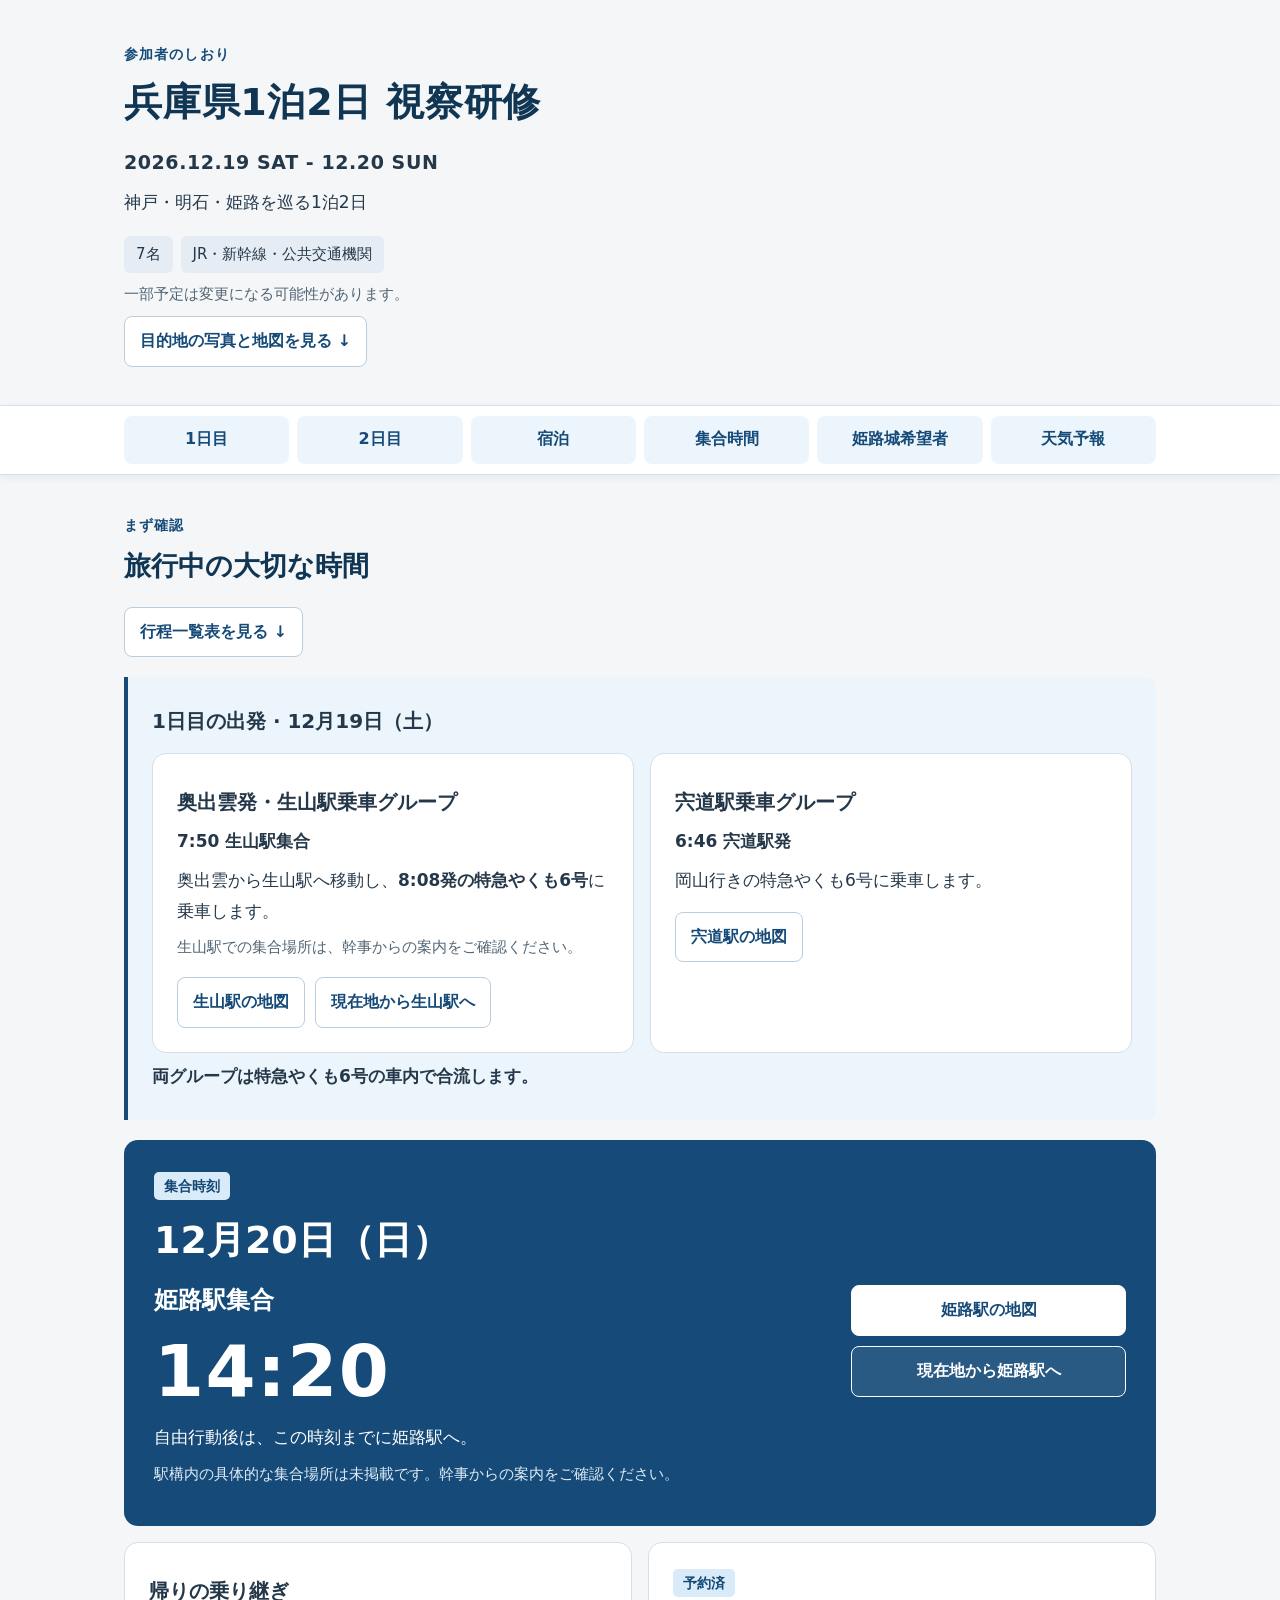
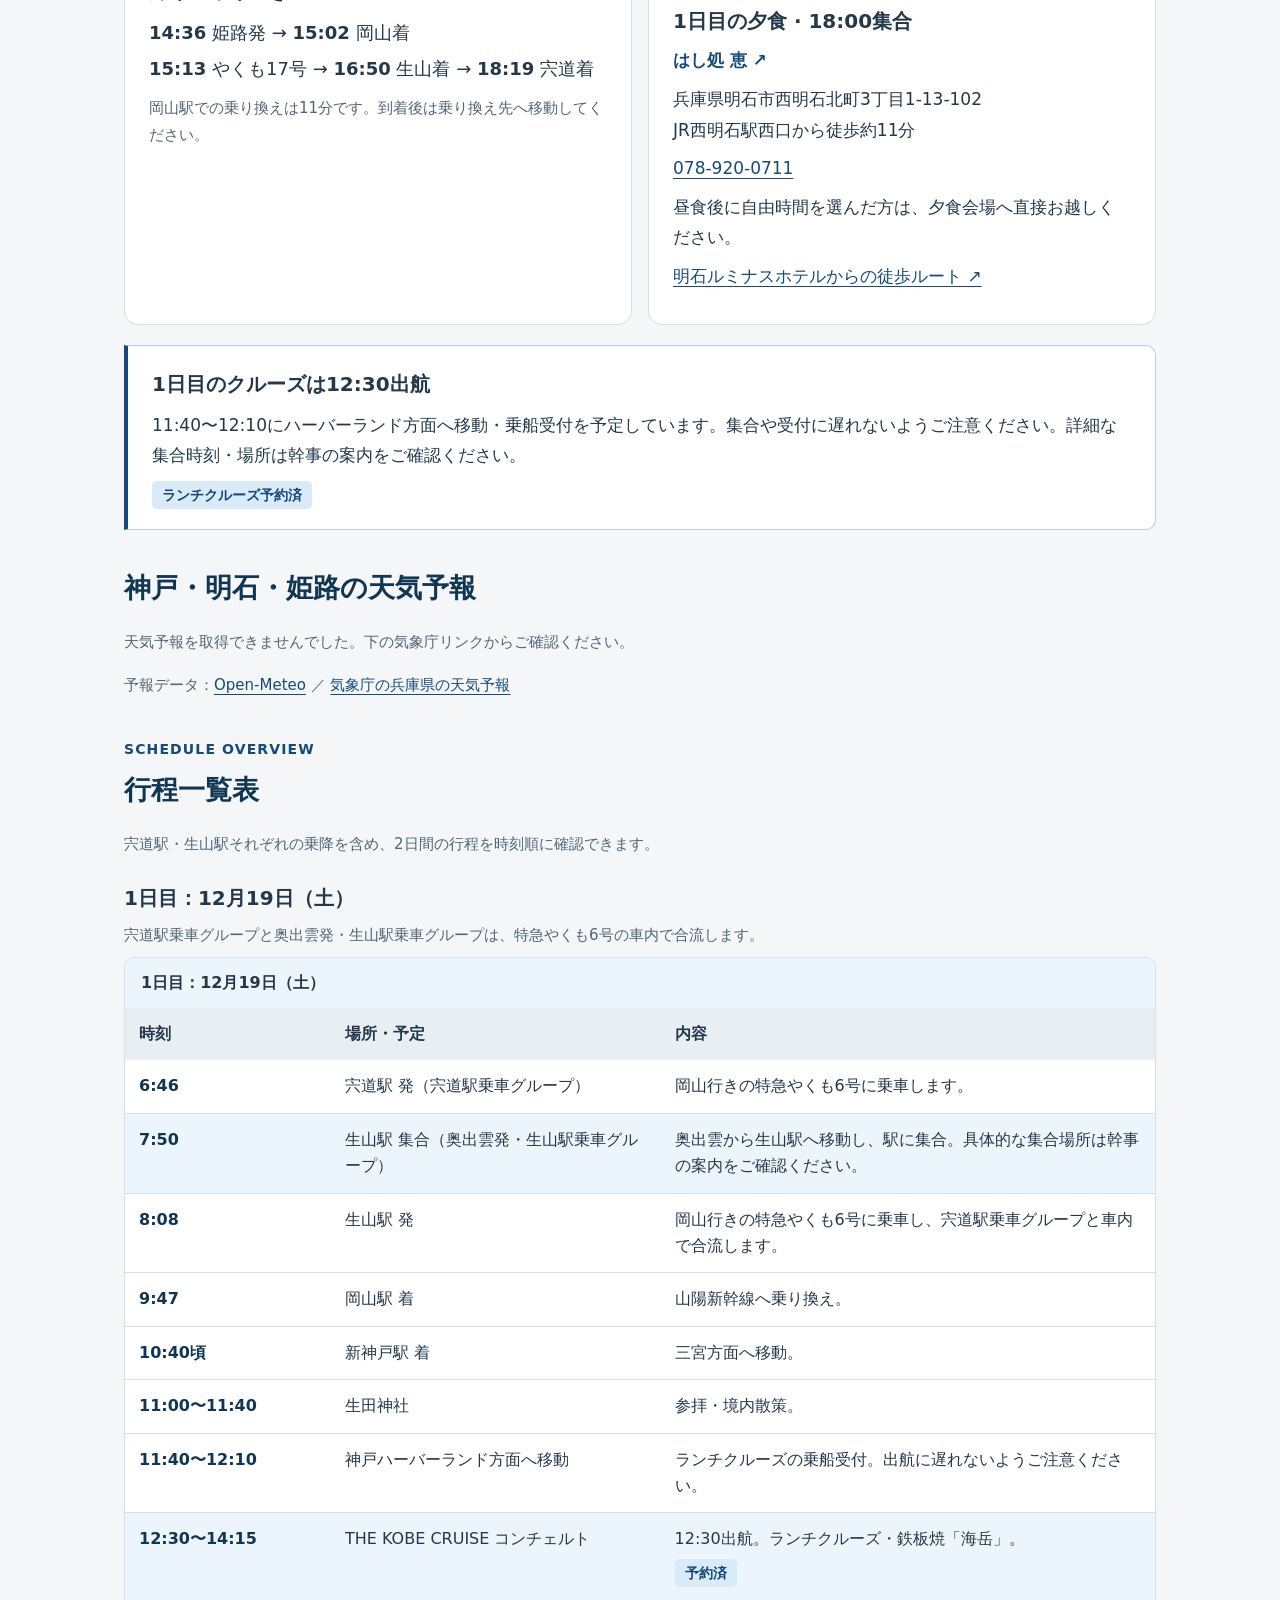
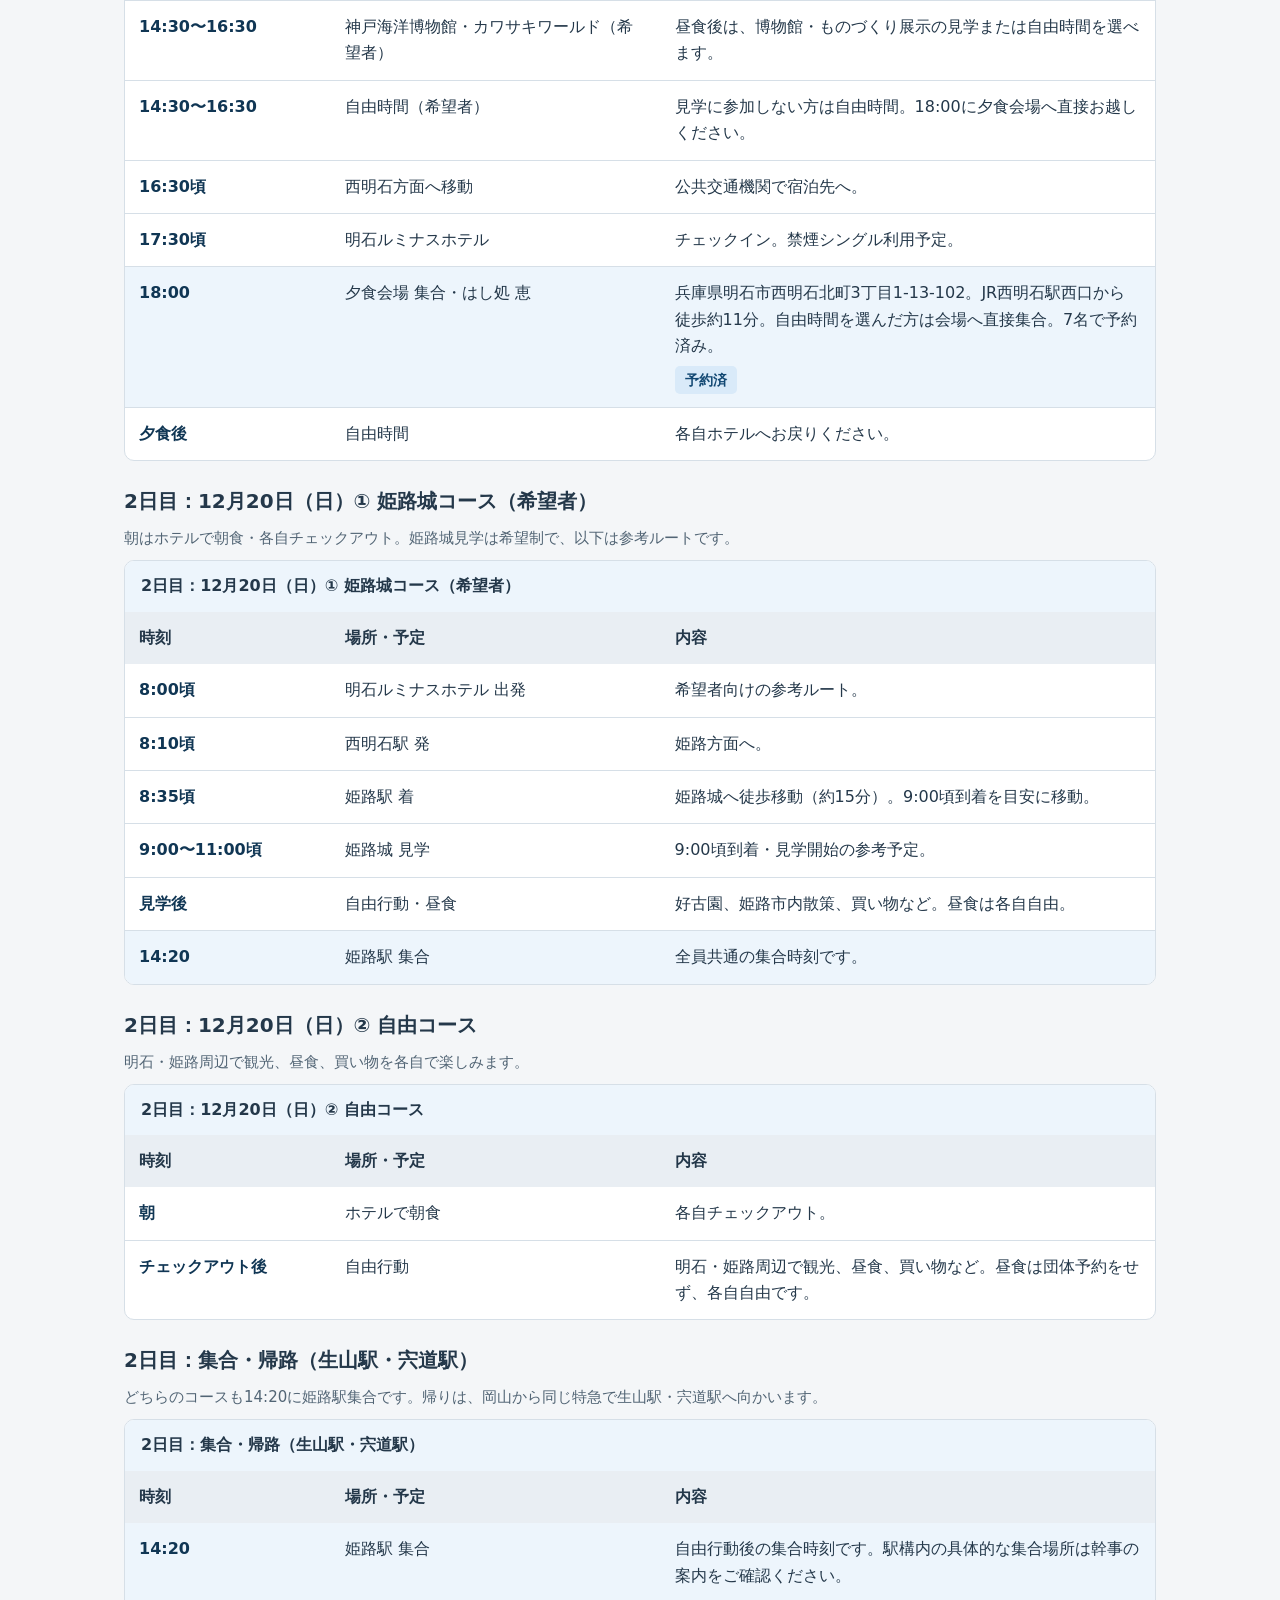
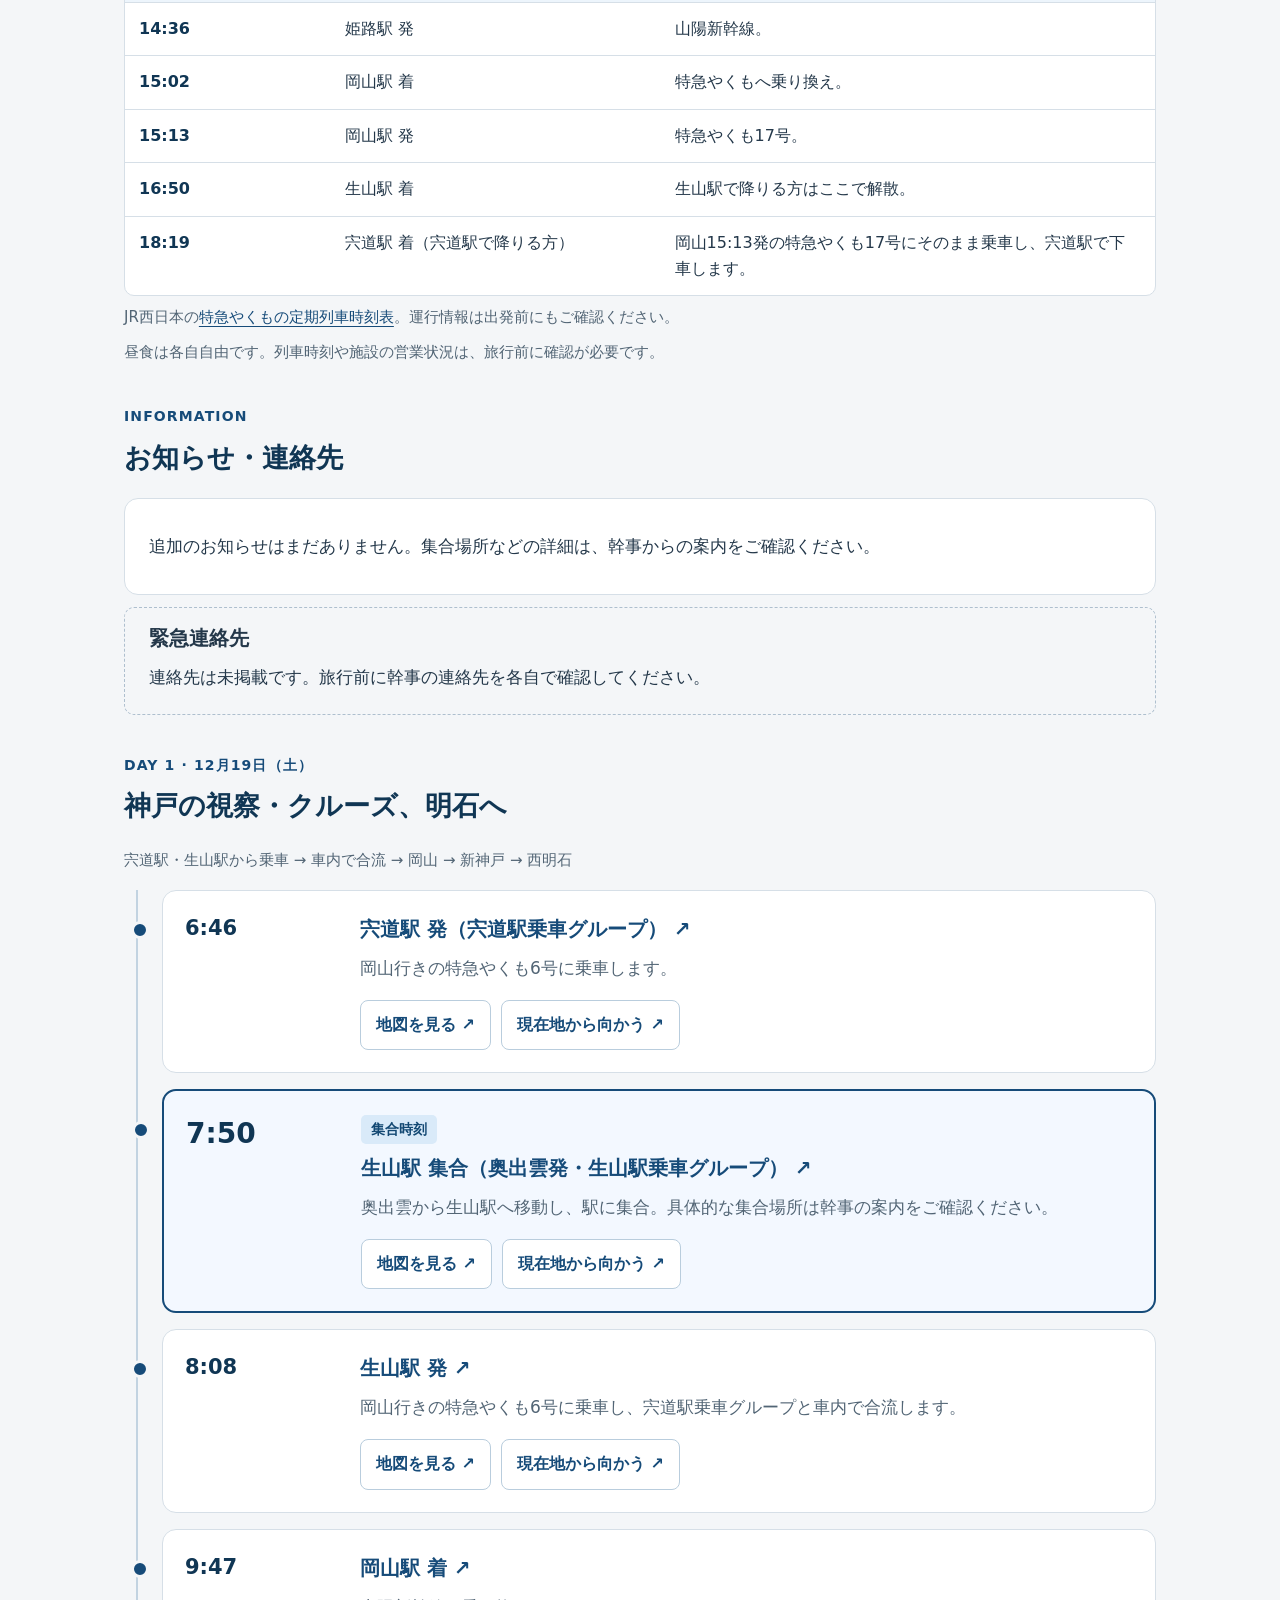
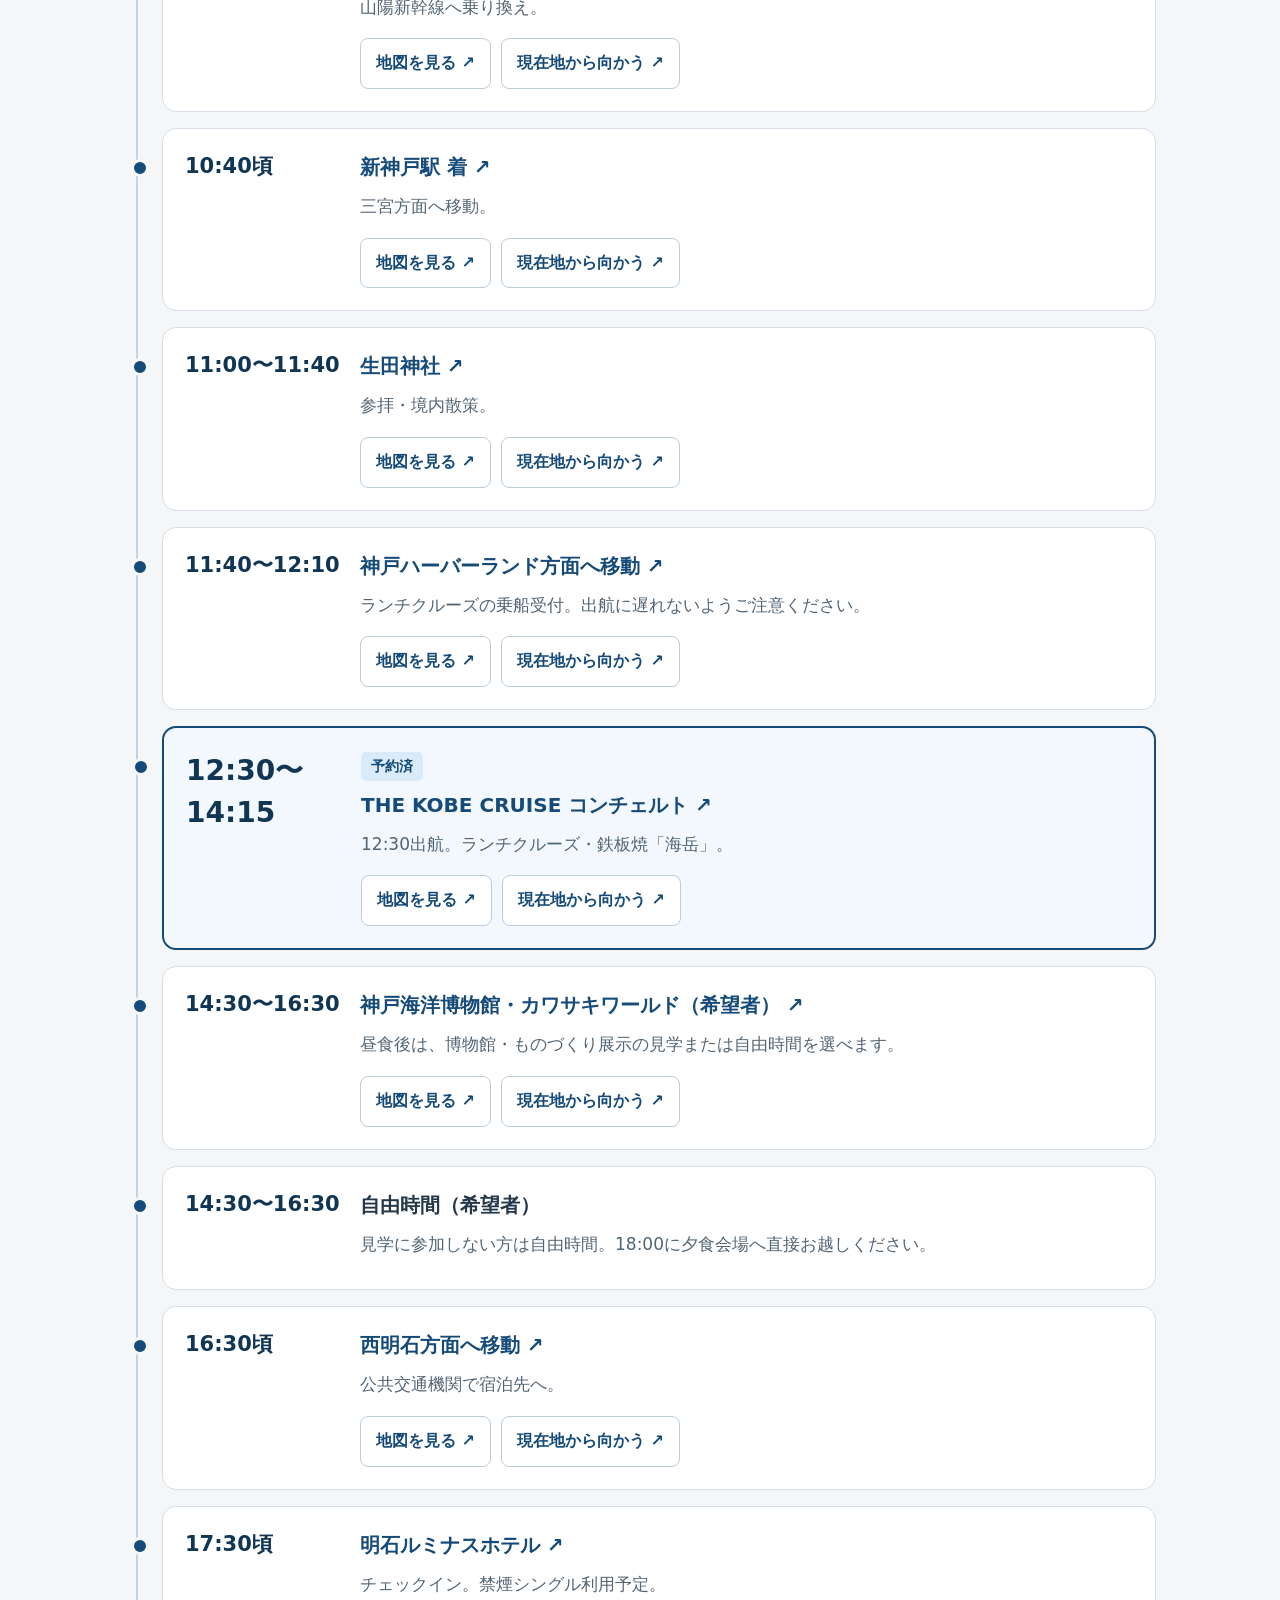
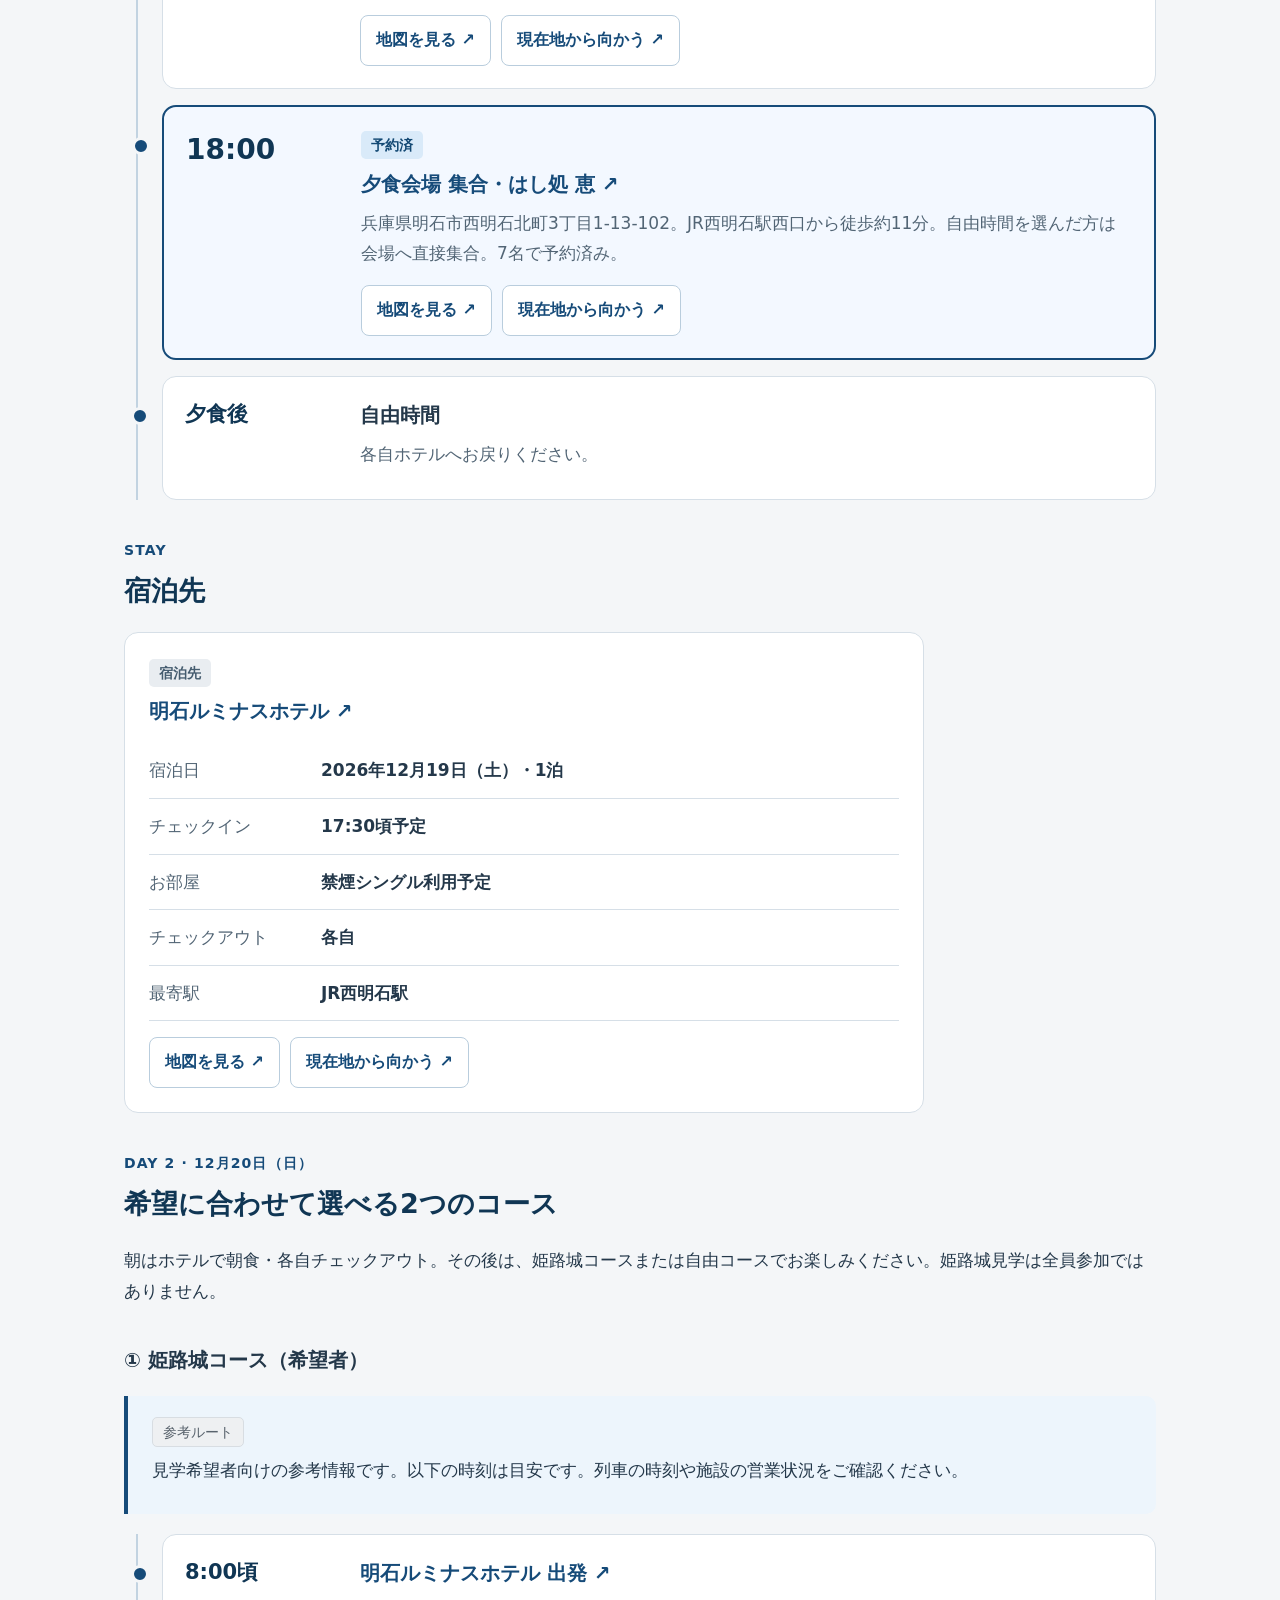
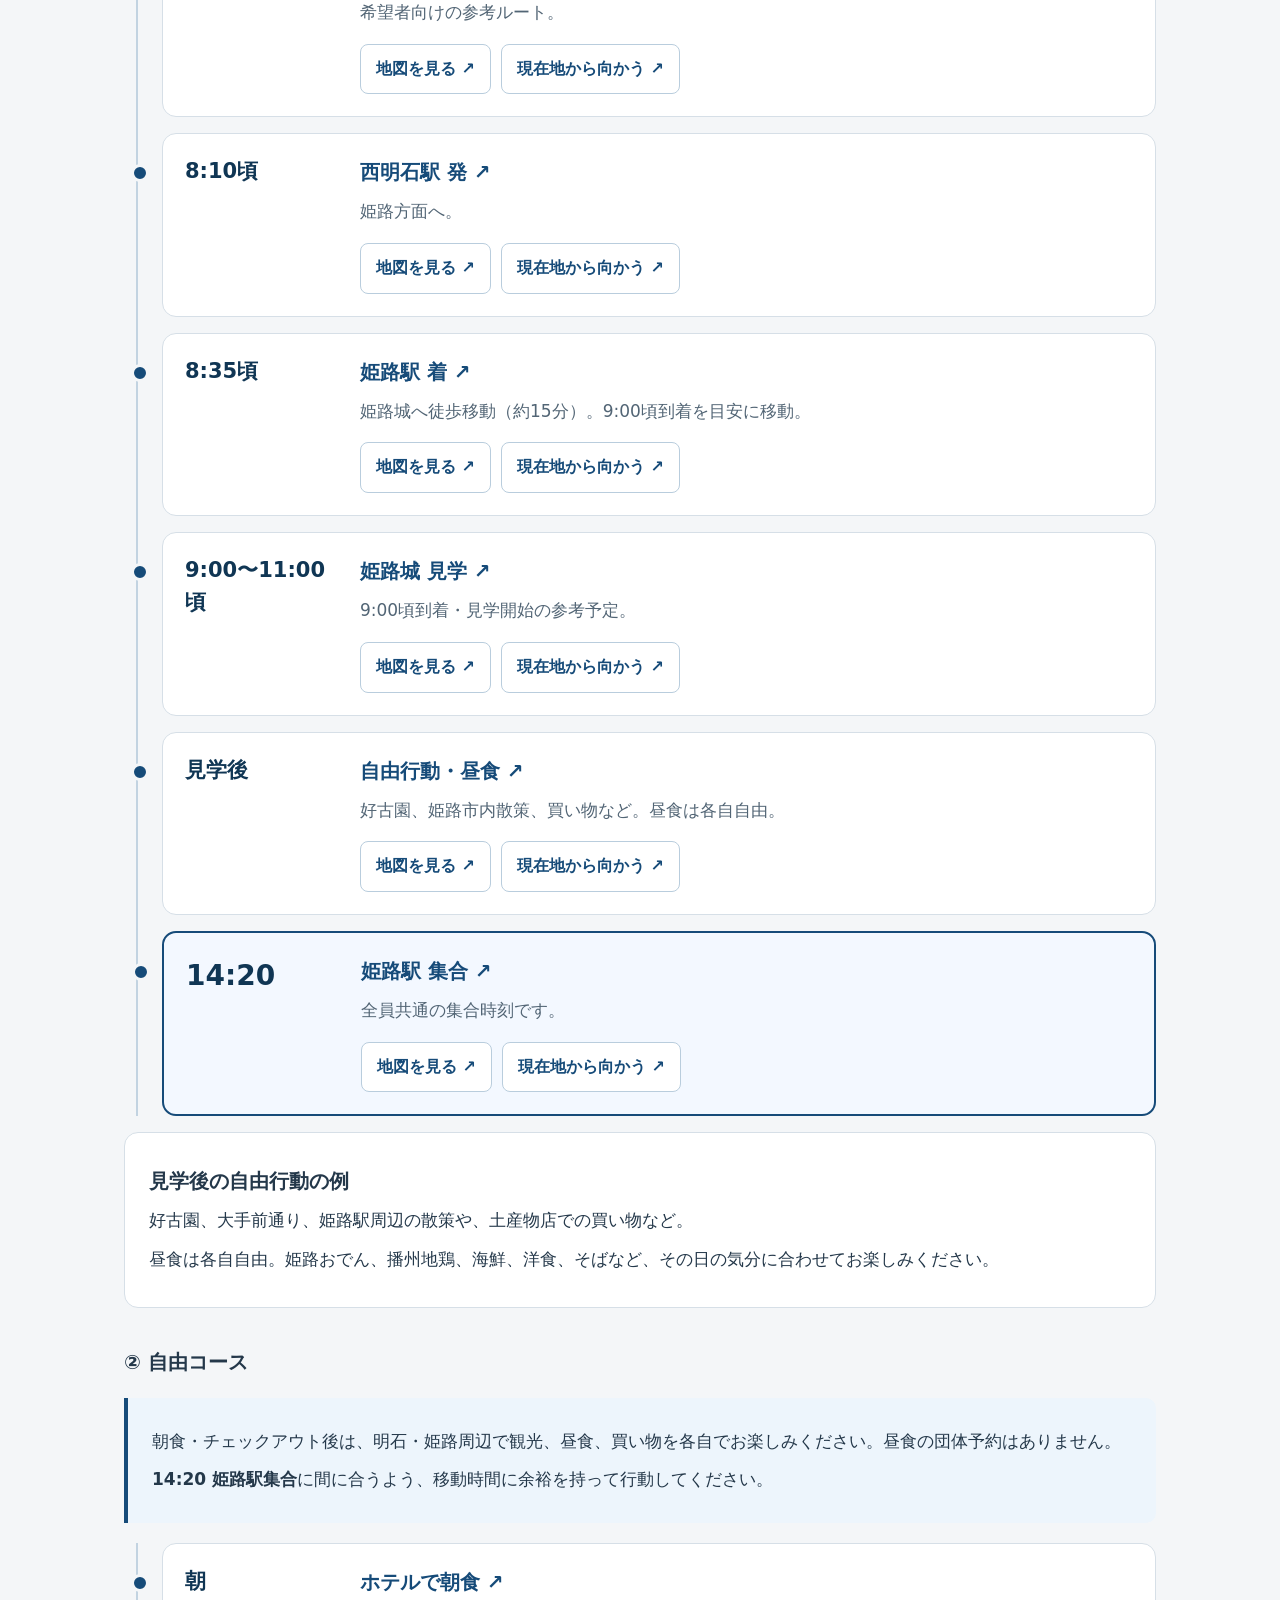
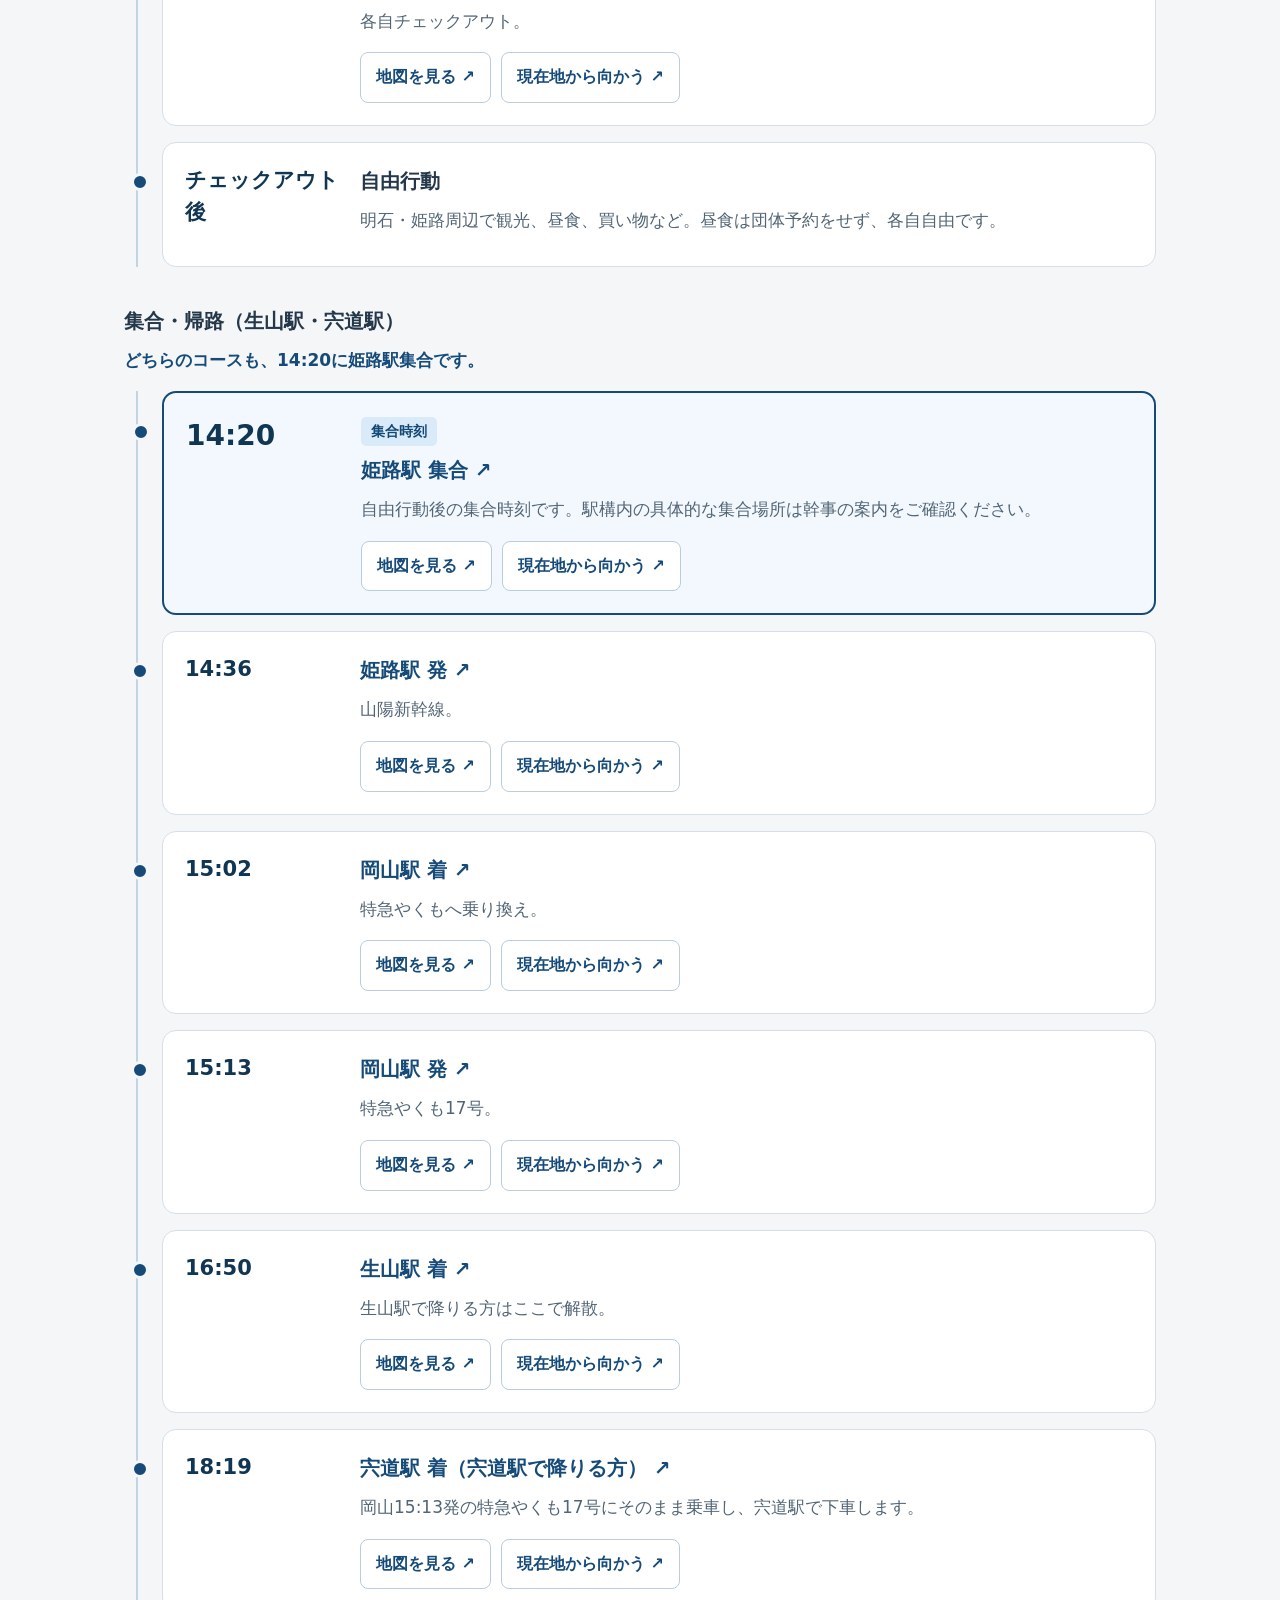
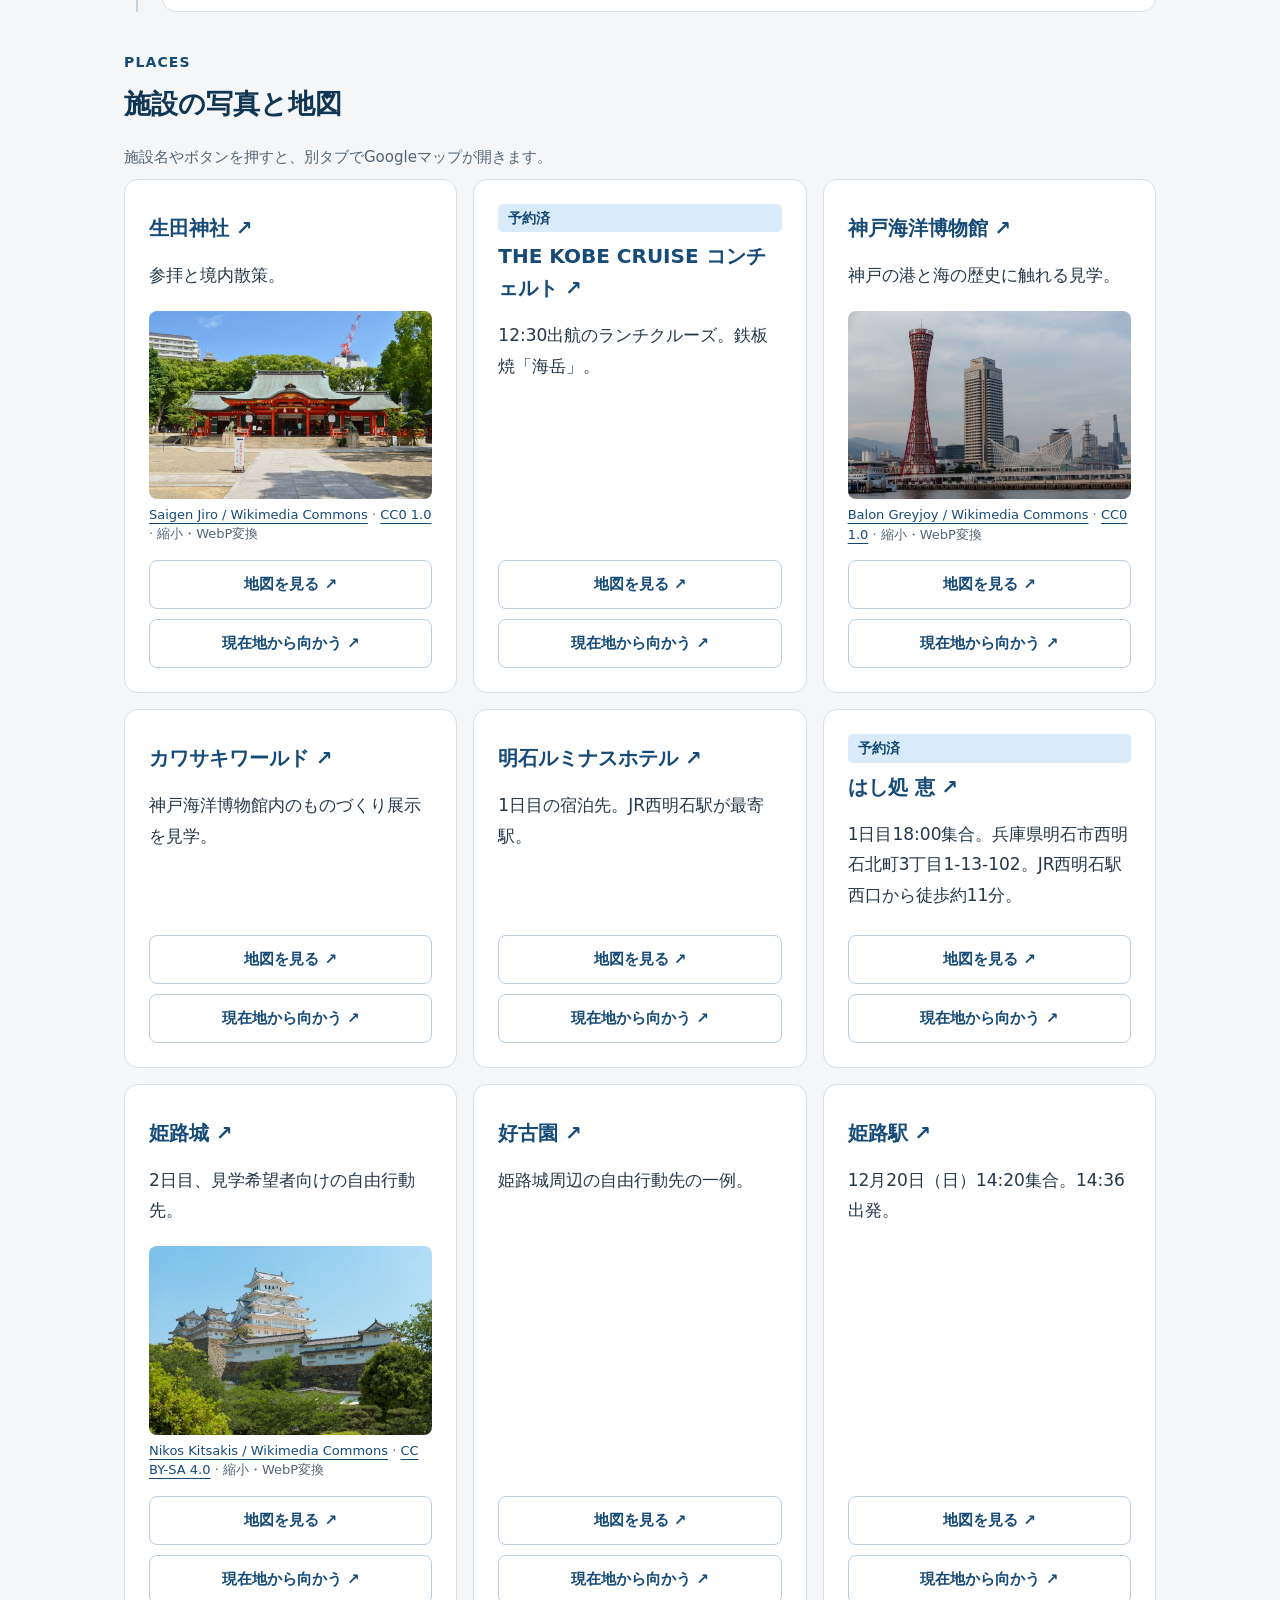
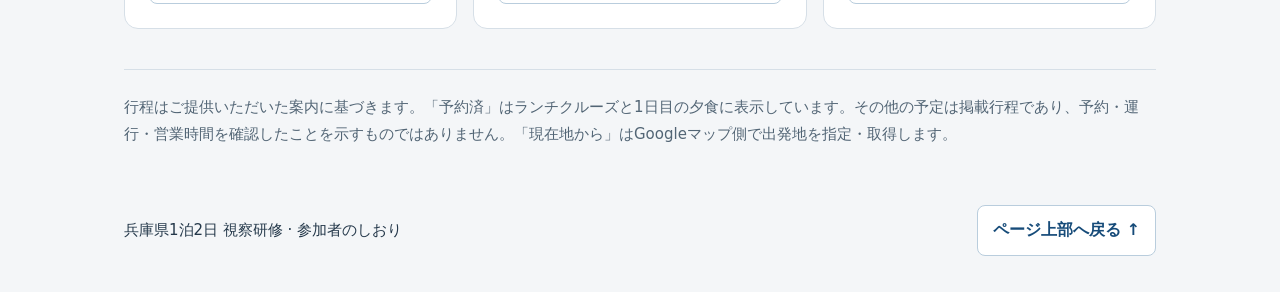
<file: index.html>
<!doctype html>
<html lang="ja">
<head>
<meta charset="utf-8"><meta name="viewport" content="width=device-width, initial-scale=1"><meta name="theme-color" content="#164b79">
<title>兵庫県1泊2日 視察研修｜参加者のしおり</title>
<link rel="stylesheet" href="style.css?v=20261120-photos"><script src="data.js?v=20261124-dinner" defer></script><script src="app.js?v=20261120-photos" defer></script>
</head>
<body id="top">
<header class="hero wrap"><p class="eyebrow">参加者のしおり</p><h1>兵庫県1泊2日<br class="mobile"> 視察研修</h1><p class="date">2026.12.19 SAT - 12.20 SUN</p><p>神戸・明石・姫路を巡る1泊2日</p><div class="chips"><span>7名</span><span>JR・新幹線・公共交通機関</span></div><p class="small">一部予定は変更になる可能性があります。</p><p><a class="button secondary" href="#facilities">目的地の写真と地図を見る ↓</a></p></header>
<nav class="navigation" aria-label="ページ内の案内"><div class="wrap nav-inner"><a href="#day1">1日目</a><a href="#day2">2日目</a><a href="#hotel">宿泊</a><a href="#meeting">集合時間</a><a href="#castle">姫路城希望者</a><a href="#weather">天気予報</a></div></nav>
<main class="wrap">
<noscript><p class="notice">行程の表示にはJavaScriptが必要です。2日目は12月20日14:20に姫路駅集合、14:36発です。宿泊は明石ルミナスホテルです。</p></noscript>
<section class="section" aria-labelledby="important-title"><p class="eyebrow">まず確認</p><h2 id="important-title">旅行中の大切な時間</h2><p><a class="button secondary" href="#overview">行程一覧表を見る ↓</a></p>
<section class="notice" id="meeting" aria-labelledby="departure-title">
<h3 id="departure-title">1日目の出発 · 12月19日（土）</h3>
<div class="important-grid">
<article class="card"><h3>奥出雲発・生山駅乗車グループ</h3><p><strong>7:50 生山駅集合</strong></p><p>奥出雲から生山駅へ移動し、<strong>8:08発の特急やくも6号</strong>に乗車します。</p><p class="small">生山駅での集合場所は、幹事からの案内をご確認ください。</p><div class="actions"><a class="button secondary" href="https://www.google.com/maps/search/?api=1&amp;query=生山駅" target="_blank" rel="noopener noreferrer">生山駅の地図</a><a class="button secondary" href="https://www.google.com/maps/dir/?api=1&amp;destination=生山駅&amp;travelmode=transit" target="_blank" rel="noopener noreferrer">現在地から生山駅へ</a></div></article>
<article class="card"><h3>宍道駅乗車グループ</h3><p><strong>6:46 宍道駅発</strong></p><p>岡山行きの特急やくも6号に乗車します。</p><div class="actions"><a class="button secondary" href="https://www.google.com/maps/search/?api=1&amp;query=宍道駅" target="_blank" rel="noopener noreferrer">宍道駅の地図</a></div></article>
</div>
<p><strong>両グループは特急やくも6号の車内で合流します。</strong></p>
</section>
<div id="return-meeting" class="meeting important"><div><span class="label confirmed">集合時刻</span><p class="meeting-date">12月20日（日）</p><h3>姫路駅集合</h3><p class="big-time">14:20</p><p>自由行動後は、この時刻までに姫路駅へ。</p><p class="small">駅構内の具体的な集合場所は未掲載です。幹事からの案内をご確認ください。</p></div><div class="actions"><a class="button" href="https://www.google.com/maps/search/?api=1&query=姫路駅" target="_blank" rel="noopener noreferrer">姫路駅の地図</a><a class="button secondary" href="https://www.google.com/maps/dir/?api=1&destination=姫路駅&travelmode=transit" target="_blank" rel="noopener noreferrer">現在地から姫路駅へ</a></div></div>
<div class="important-grid"><article class="card"><h3>帰りの乗り継ぎ</h3><p class="return-route"><strong>14:36</strong> 姫路発 → <strong>15:02</strong> 岡山着<br><strong>15:13</strong> やくも17号 → <strong>16:50</strong> 生山着 → <strong>18:19</strong> 宍道着</p><p class="small">岡山駅での乗り換えは11分です。到着後は乗り換え先へ移動してください。</p></article><article class="card"><span class="label confirmed">予約済</span><h3>1日目の夕食 · 18:00集合</h3><p><a class="place-link" data-place="dinner">はし処 恵 ↗</a></p><p>兵庫県明石市西明石北町3丁目1-13-102<br>JR西明石駅西口から徒歩約11分</p><p><a href="tel:0789200711">078-920-0711</a></p><p>昼食後に自由時間を選んだ方は、夕食会場へ直接お越しください。</p><p><a href="https://www.google.com/maps/dir/?api=1&amp;origin=%E6%98%8E%E7%9F%B3%E3%83%AB%E3%83%9F%E3%83%8A%E3%82%B9%E3%83%9B%E3%83%86%E3%83%AB&amp;destination=%E3%81%AF%E3%81%97%E5%87%A6+%E6%81%B5+%E5%85%B5%E5%BA%AB%E7%9C%8C%E6%98%8E%E7%9F%B3%E5%B8%82%E8%A5%BF%E6%98%8E%E7%9F%B3%E5%8C%97%E7%94%BA3%E4%B8%81%E7%9B%AE1-13-102&amp;travelmode=walking" target="_blank" rel="noopener noreferrer">明石ルミナスホテルからの徒歩ルート ↗</a></p></article></div>
<div class="notice cruise"><strong>1日目のクルーズは12:30出航</strong><p>11:40〜12:10にハーバーランド方面へ移動・乗船受付を予定しています。集合や受付に遅れないようご注意ください。詳細な集合時刻・場所は幹事の案内をご確認ください。</p><span class="label confirmed">ランチクルーズ予約済</span></div>
</section>
<section class="section" id="weather" aria-labelledby="weather-title">
<h2 id="weather-title">神戸・明石・姫路の天気予報</h2>
<p id="weather-status" class="section-note" role="status"></p>
<div id="weather-cities" class="weather-grid"></div>
<noscript><p>天気予報の表示にはJavaScriptが必要です。下の気象庁リンクからも確認できます。</p></noscript>
<p class="small">予報データ：<a href="https://open-meteo.com/">Open-Meteo</a> ／ <a href="https://www.jma.go.jp/bosai/forecast/#area_type=offices&amp;area_code=280000">気象庁の兵庫県の天気予報</a></p>
</section>
<section class="section" id="overview"><p class="eyebrow">SCHEDULE OVERVIEW</p><h2 id="shinji">行程一覧表</h2><p class="section-note">宍道駅・生山駅それぞれの乗降を含め、2日間の行程を時刻順に確認できます。</p><div id="schedule-tables"></div><p class="small">JR西日本の<a href="https://www.jr-odekake.net/railroad/train/yakumo/#p04">特急やくもの定期列車時刻表</a>。運行情報は出発前にもご確認ください。</p><p class="small">昼食は各自自由です。列車時刻や施設の営業状況は、旅行前に確認が必要です。</p></section>
<section class="section" id="news"><p class="eyebrow">INFORMATION</p><h2>お知らせ・連絡先</h2><div id="announcements" class="card"></div><div id="contacts" class="contact-box"></div></section>
<section class="section" id="day1"><p class="eyebrow">DAY 1 · 12月19日（土）</p><h2>神戸の視察・クルーズ、明石へ</h2><p class="section-note">宍道駅・生山駅から乗車 → 車内で合流 → 岡山 → 新神戸 → 西明石</p><div class="timeline" id="timeline1"></div></section>
<section class="section" id="hotel"><p class="eyebrow">STAY</p><h2>宿泊先</h2><article class="card hotel-card"><span class="label neutral">宿泊先</span><h3><a class="place-link" data-place="hotel">明石ルミナスホテル ↗</a></h3><dl><div><dt>宿泊日</dt><dd>2026年12月19日（土）・1泊</dd></div><div><dt>チェックイン</dt><dd>17:30頃予定</dd></div><div><dt>お部屋</dt><dd>禁煙シングル利用予定</dd></div><div><dt>チェックアウト</dt><dd>各自</dd></div><div><dt>最寄駅</dt><dd>JR西明石駅</dd></div></dl><div class="actions" data-actions="hotel"></div></article></section>
<section class="section" id="day2"><p class="eyebrow">DAY 2 · 12月20日（日）</p><h2>希望に合わせて選べる2つのコース</h2><p>朝はホテルで朝食・各自チェックアウト。その後は、姫路城コースまたは自由コースでお楽しみください。姫路城見学は全員参加ではありません。</p>
<section id="castle" class="section"><h3>① 姫路城コース（希望者）</h3><div class="notice"><span class="label tentative">参考ルート</span><p>見学希望者向けの参考情報です。以下の時刻は目安です。列車の時刻や施設の営業状況をご確認ください。</p></div><div class="timeline" id="castle-timeline"></div><article class="card"><h3>見学後の自由行動の例</h3><p>好古園、大手前通り、姫路駅周辺の散策や、土産物店での買い物など。</p><p>昼食は各自自由。姫路おでん、播州地鶏、海鮮、洋食、そばなど、その日の気分に合わせてお楽しみください。</p></article></section>
<section id="free-course" class="section"><h3>② 自由コース</h3><div class="notice"><p>朝食・チェックアウト後は、明石・姫路周辺で観光、昼食、買い物を各自でお楽しみください。昼食の団体予約はありません。</p><p><strong>14:20 姫路駅集合</strong>に間に合うよう、移動時間に余裕を持って行動してください。</p></div><div class="timeline" id="free-timeline"></div></section>
<section class="section"><h3>集合・帰路（生山駅・宍道駅）</h3><p class="inline-emphasis">どちらのコースも、14:20に姫路駅集合です。</p><div class="timeline" id="timeline2"></div></section></section>
<section class="section" id="facilities"><p class="eyebrow">PLACES</p><h2>施設の写真と地図</h2><p class="section-note">施設名やボタンを押すと、別タブでGoogleマップが開きます。</p><div class="facility-grid" id="facility-grid"></div></section>
<p class="footnote">行程はご提供いただいた案内に基づきます。「予約済」はランチクルーズと1日目の夕食に表示しています。その他の予定は掲載行程であり、予約・運行・営業時間を確認したことを示すものではありません。「現在地から」はGoogleマップ側で出発地を指定・取得します。</p>
</main><footer class="wrap"><span>兵庫県1泊2日 視察研修 · 参加者のしおり</span><a href="#top" class="button secondary">ページ上部へ戻る ↑</a></footer>
</body></html>
</file>
<file: style.css>
:root{--blue:#164b79;--blue-dark:#103654;--light-blue:#edf5fc;--ink:#24384a;--muted:#526575;--bg:#f4f6f8;--line:#d6dfe7;--white:#fff;--amber:#775000;--amber-bg:#fff4d9;--radius:14px}*{box-sizing:border-box}html{scroll-padding-top:95px}body{margin:0;background:var(--bg);color:var(--ink);font-family:"Hiragino Kaku Gothic ProN","Yu Gothic",Meiryo,system-ui,sans-serif;font-size:17px;line-height:1.8}a{color:var(--blue);text-underline-offset:4px;overflow-wrap:anywhere}a:focus-visible{outline:3px solid #c17e00;outline-offset:4px}.wrap{max-width:1080px;padding-inline:24px;margin:auto}.hero{padding-top:42px;padding-bottom:30px}.eyebrow{margin:0 0 8px;color:var(--blue);font-size:14px;font-weight:700;letter-spacing:.08em}h1{font-size:38px;line-height:1.45;letter-spacing:.02em;margin:0 0 15px;color:var(--blue-dark)}h2{font-size:27px;line-height:1.5;margin:0 0 20px;color:var(--blue-dark)}h3{font-size:20px;line-height:1.6;margin:8px 0}p{margin:8px 0}.date{font-size:19px;font-weight:700;letter-spacing:.03em}.chips{display:flex;flex-wrap:wrap;gap:8px;margin-top:18px}.chips span{background:#e5ecf3;padding:5px 12px;border-radius:6px;font-size:15px}.small,.section-note,.footnote{font-size:15px;color:var(--muted)}.mobile{display:none}.navigation{position:sticky;top:0;z-index:10;background:var(--white);border-block:1px solid var(--line);box-shadow:0 3px 8px #193c5010}.nav-inner{display:flex;gap:8px;padding-block:10px}.navigation a{display:flex;align-items:center;justify-content:center;flex:1;min-height:48px;border-radius:8px;text-decoration:none;font-size:16px;font-weight:700;background:var(--light-blue);text-align:center;padding:6px 10px}.navigation a:hover,.button:hover{background:#dcebf8}.section{margin-block:38px}.card{background:var(--white);border:1px solid var(--line);border-radius:var(--radius);padding:24px}.label{display:inline-block;font-size:14px;font-weight:700;line-height:1.6;padding:3px 10px;border-radius:5px}.confirmed{background:#d9eaf9;color:#124873}.tentative{background:#eef0f2;color:#59636d;border:1px solid #d8dde2;font-weight:400}.neutral{background:#e9edf1;color:#455c6f}.important{background:var(--blue);color:var(--white);border-radius:var(--radius);padding:30px;display:flex;align-items:center;gap:30px;justify-content:space-between}.important h3{font-size:24px}.big-time{font-size:72px;line-height:1.15;font-weight:800;letter-spacing:.02em;margin:10px 0}.important .small{color:#dfecf7}.important .actions{max-width:275px;width:100%;flex-direction:column;flex-shrink:0}.important .button{background:white;color:var(--blue);border-color:#fff}.important .secondary{background:#ffffff15;color:#fff}.actions{display:flex;flex-wrap:wrap;gap:10px;margin-top:16px}.button{display:inline-flex;align-items:center;justify-content:center;min-height:48px;padding:10px 15px;text-align:center;border-radius:8px;text-decoration:none;font-weight:700;font-size:16px;background:var(--blue);color:white;border:1px solid var(--blue)}.secondary{background:var(--white);color:var(--blue);border-color:#b9cddd}.important-grid{display:grid;grid-template-columns:1fr 1fr;gap:16px;margin-top:16px}.return-route{font-size:18px;line-height:2}.notice{background:var(--light-blue);border-left:4px solid var(--blue);padding:20px 24px;border-radius:0 10px 10px 0;margin-block:20px}.notice>strong{font-size:20px}.cruise{background:white;border:1px solid #b8cee1;border-left:4px solid var(--blue)}.contact-box{padding:14px 24px;margin-top:12px;border:1px dashed #aebfce;border-radius:10px}.contact-box h3{margin-top:0}.timeline{border-left:2px solid #c2d3e1;margin-left:12px;padding-left:24px}.stop{position:relative;display:grid;grid-template-columns:155px 1fr;background:var(--white);border:1px solid var(--line);border-radius:var(--radius);padding:22px;margin-block:16px;gap:20px}.stop:before{content:"";position:absolute;width:12px;height:12px;border:3px solid var(--bg);border-radius:50%;background:var(--blue);top:30px;left:-32px}.stop-time{font-size:21px;font-weight:750;line-height:1.5;margin:0;color:var(--blue-dark);overflow-wrap:anywhere}.stop h3{margin-top:0}.stop .label+h3{margin-top:8px}.stop-content p{color:var(--muted)}.highlight{border:2px solid var(--blue);background:#f3f8ff}.highlight .stop-time{font-size:28px}.place-link{font-weight:700;text-decoration:none}.place-link:hover{text-decoration:underline}.hotel-card{max-width:800px}dl{margin:16px 0}dl>div{display:grid;grid-template-columns:160px 1fr;gap:12px;border-bottom:1px solid var(--line);padding:12px 0}dt{color:var(--muted)}dd{margin:0;font-weight:650}.inline-emphasis{color:var(--blue);font-weight:700}.facility-grid{display:grid;grid-template-columns:repeat(3,1fr);gap:16px}.facility{display:flex;flex-direction:column}.facility .actions{margin-top:auto;padding-top:16px}.facility .button{font-size:15px;width:100%}.footnote{border-top:1px solid var(--line);padding:24px 0;margin-top:40px}footer{display:flex;gap:24px;align-items:center;justify-content:space-between;padding-block:25px 36px;font-size:15px}.announcement+.announcement{border-top:1px solid var(--line);padding-top:16px}@media(max-width:800px){.facility-grid{grid-template-columns:repeat(2,1fr)}.important{align-items:flex-start;flex-direction:column;gap:8px}.important .actions{max-width:none;flex-direction:row}.important .actions .button{flex:1}.stop{grid-template-columns:130px 1fr;gap:12px}}@media(max-width:600px){html{scroll-padding-top:125px}.wrap{padding-inline:16px}.hero{padding-top:26px;padding-bottom:22px}h1{font-size:29px}.mobile{display:initial}.date{font-size:16px}h2{font-size:24px}.nav-inner{display:grid;grid-template-columns:repeat(6,1fr);gap:5px;padding-block:8px}.navigation a{grid-column:span 2;min-height:44px;font-size:15px;padding:5px 2px}.navigation a:nth-last-child(-n+2){grid-column:span 3}.section{margin-block:30px}.important{padding:23px}.important h3{font-size:21px}.big-time{font-size:68px}.important .actions{flex-direction:column}.important-grid,.facility-grid{grid-template-columns:1fr}.card{padding:20px}.notice{padding:18px}.timeline{margin-left:7px;padding-left:17px}.stop{display:block;padding:18px;margin-block:14px}.stop:before{left:-25px;top:25px}.stop-time{font-size:23px;border-bottom:1px solid var(--line);padding-bottom:10px;margin-bottom:12px}.highlight .stop-time{font-size:32px}.stop h3{font-size:20px}.actions{gap:8px}.stop .actions .button{flex:1;min-width:120px;padding:10px 8px;font-size:15px}dl>div{grid-template-columns:1fr;gap:2px}.facility .actions{display:grid;grid-template-columns:1fr 1fr}.facility .button{font-size:15px;padding-inline:8px}footer{flex-direction:column;align-items:stretch;gap:12px}.return-route{font-size:17px}}@media(prefers-reduced-motion:no-preference){html{scroll-behavior:smooth}}

/* 大切な時間の日付を読みやすく表示 */
.meeting-date{font-size:clamp(28px,5vw,38px);font-weight:800;line-height:1.5;margin:12px 0}.time-caption{font-size:28px}.meeting+.meeting{margin-top:16px}

.schedule-table-section{margin-top:24px}.table-scroll{overflow-x:auto;border:1px solid var(--line);border-radius:10px;background:white}.table-scroll:focus-visible{outline:3px solid var(--blue);outline-offset:3px}.schedule-table{width:100%;border-collapse:collapse;font-size:16px;line-height:1.65;table-layout:fixed}.schedule-table caption{text-align:left;padding:12px 16px;background:var(--light-blue);font-weight:700}.schedule-table th,.schedule-table td{text-align:left;vertical-align:top;padding:13px 14px;border-bottom:1px solid var(--line);overflow-wrap:anywhere}.schedule-table thead{background:#e9eef3}.schedule-table thead th:first-child{width:20%}.schedule-table thead th:nth-child(2){width:32%}.schedule-table tbody th{color:var(--blue-dark)}.schedule-table tr:last-child>*{border-bottom:0}.table-highlight{background:#edf5fc}.table-highlight th{font-weight:800}.schedule-table .label{display:block;width:fit-content;margin-top:6px}@media(max-width:600px){.schedule-table{font-size:16px}.schedule-table th,.schedule-table td{padding:10px 7px}.schedule-table thead th:first-child{width:25%}.schedule-table thead th:nth-child(2){width:32%}}

.weather-grid {
  display: grid;
  grid-template-columns: repeat(3, minmax(0, 1fr));
  gap: 16px;
}
.weather-grid h3 { margin-top: 0; }
.weather-days { list-style: none; margin: 0; padding: 0; }
.weather-days li { border-top: 1px solid var(--line); padding-block: 8px; }
.weather-days time { display: block; color: var(--blue-dark); font-weight: 700; }
.weather-days span { display: block; }
@media (max-width: 600px) {
  .weather-grid { grid-template-columns: 1fr; }
  .navigation a:nth-last-child(-n+2) { grid-column: span 2; }
}

.facility-photo {
  margin: 12px 0 0;
}
.facility-photo img {
  display: block;
  width: 100%;
  height: auto;
  border-radius: 8px;
}
.facility-photo figcaption {
  margin-top: 6px;
  color: var(--muted);
  font-size: 13px;
  line-height: 1.5;
}
</file>
